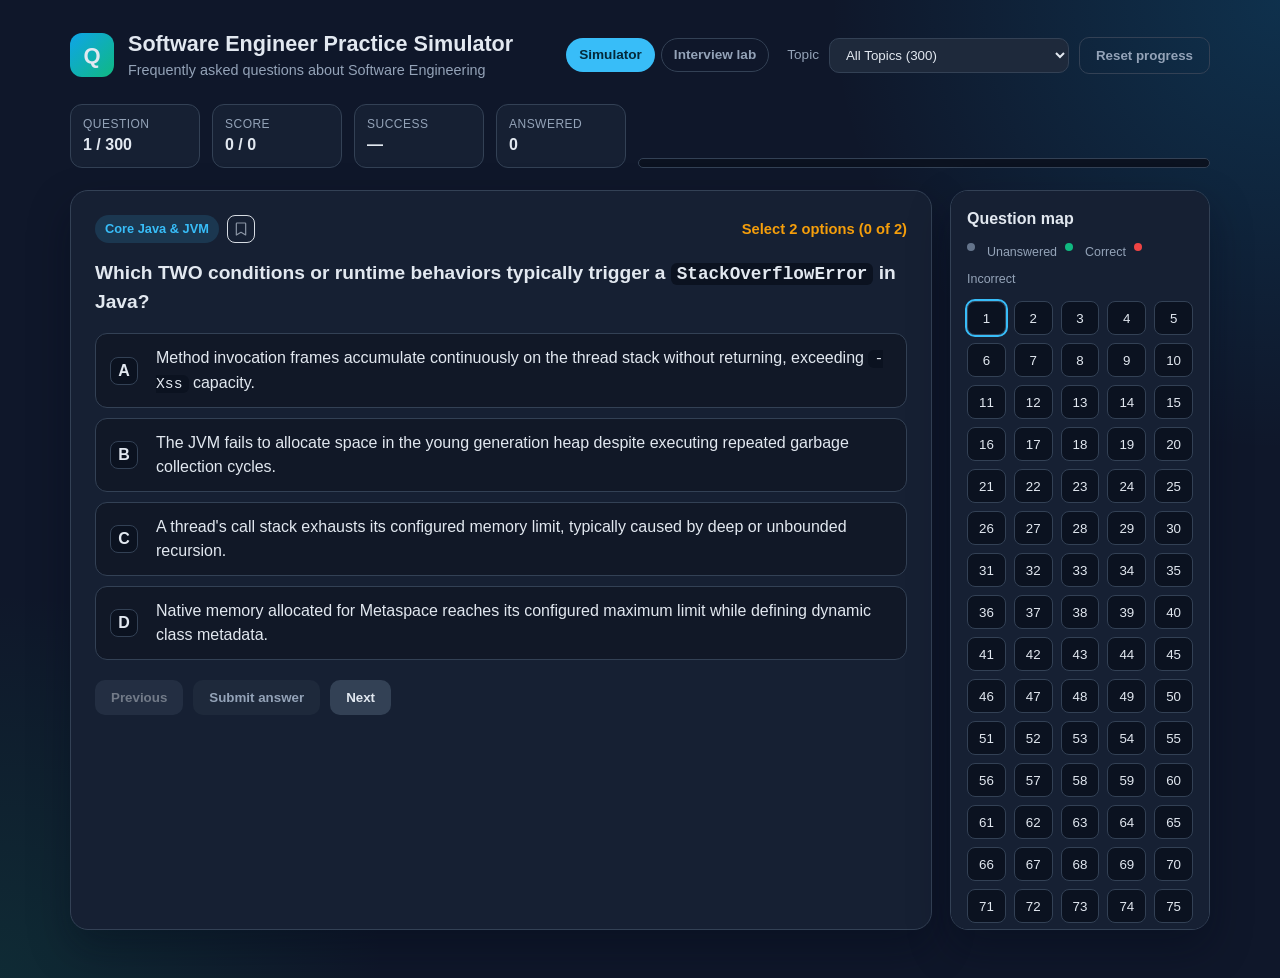
<file: index.html>
<!DOCTYPE html>
<html lang="en">
<head>
  <meta charset="UTF-8">
  <meta name="viewport" content="width=device-width, initial-scale=1.0">
  <title>Software Engineer Practice Simulator</title>
  <link rel="stylesheet" href="styles.css">
</head>
<body>
  <div class="app">
    <header class="topbar">
      <div class="brand">
        <span class="brand-mark">Q</span>
        <div>
          <h1>Software Engineer Practice Simulator</h1>
          <p>Frequently asked questions about Software Engineering</p>
        </div>
      </div>
      <div class="topbar-controls">
        <nav class="page-nav" aria-label="Pages">
          <a href="index.html" aria-current="page">Simulator</a>
          <a href="review.html">Interview lab</a>
        </nav>
        <label class="filter-label" for="categoryFilter">Topic</label>
        <select id="categoryFilter" aria-label="Filter by topic"></select>
        <button id="resetBtn" class="btn btn-ghost" type="button">Reset progress</button>
      </div>
    </header>

    <section class="stats">
      <div class="stat">
        <span class="stat-label">Question</span>
        <strong id="questionCounter">1 / 0</strong>
      </div>
      <div class="stat">
        <span class="stat-label">Score</span>
        <strong id="scoreValue">0 / 0</strong>
      </div>
      <div class="stat">
        <span class="stat-label">Success</span>
        <strong id="successRate">—</strong>
      </div>
      <div class="stat">
        <span class="stat-label">Answered</span>
        <strong id="answeredValue">0</strong>
      </div>
      <div class="progress-wrap" aria-hidden="true">
        <div id="progressBar" class="progress-bar"></div>
      </div>
    </section>

    <main class="layout">
      <article class="question-panel">
        <div class="question-meta">
          <div class="meta-topic">
          <span id="categoryBadge" class="badge">Core Java &amp; JVM</span>
          <button id="saveBtn" class="bookmark" type="button" aria-pressed="false" aria-label="Save for later" title="Save for later">
            <svg viewBox="0 0 24 24" aria-hidden="true" width="16" height="16">
              <path d="M6 3h12a1 1 0 0 1 1 1v17l-7-4-7 4V4a1 1 0 0 1 1-1z"/>
            </svg>
          </button>
          </div>
          <span id="selectHint" class="hint">Select 1 option</span>
        </div>
        <h2 id="questionText" class="question-text"></h2>
        <form id="optionsForm" class="options"></form>

        <div id="feedback" class="feedback hidden" role="status">
          <div id="feedbackBanner" class="feedback-banner"></div>
          <p id="explanationText" class="explanation"></p>
        </div>

        <div class="actions">
          <button id="prevBtn" class="btn btn-secondary" type="button">Previous</button>
          <button id="submitBtn" class="btn btn-primary" type="button" disabled>Submit answer</button>
          <button id="retryBtn" class="btn btn-retry hidden" type="button">Answer again</button>
          <button id="nextBtn" class="btn btn-secondary" type="button">Next</button>
        </div>
      </article>

      <aside class="palette-panel">
        <h3>Question map</h3>
        <p class="palette-legend">
          <span class="dot unanswered"></span> Unanswered
          <span class="dot correct"></span> Correct
          <span class="dot locked"></span> Incorrect
        </p>
        <div id="questionPalette" class="palette"></div>
      </aside>
    </main>
  </div>

  <script src="questions.js"></script>
  <script src="app.js"></script>
</body>
</html>
</file>
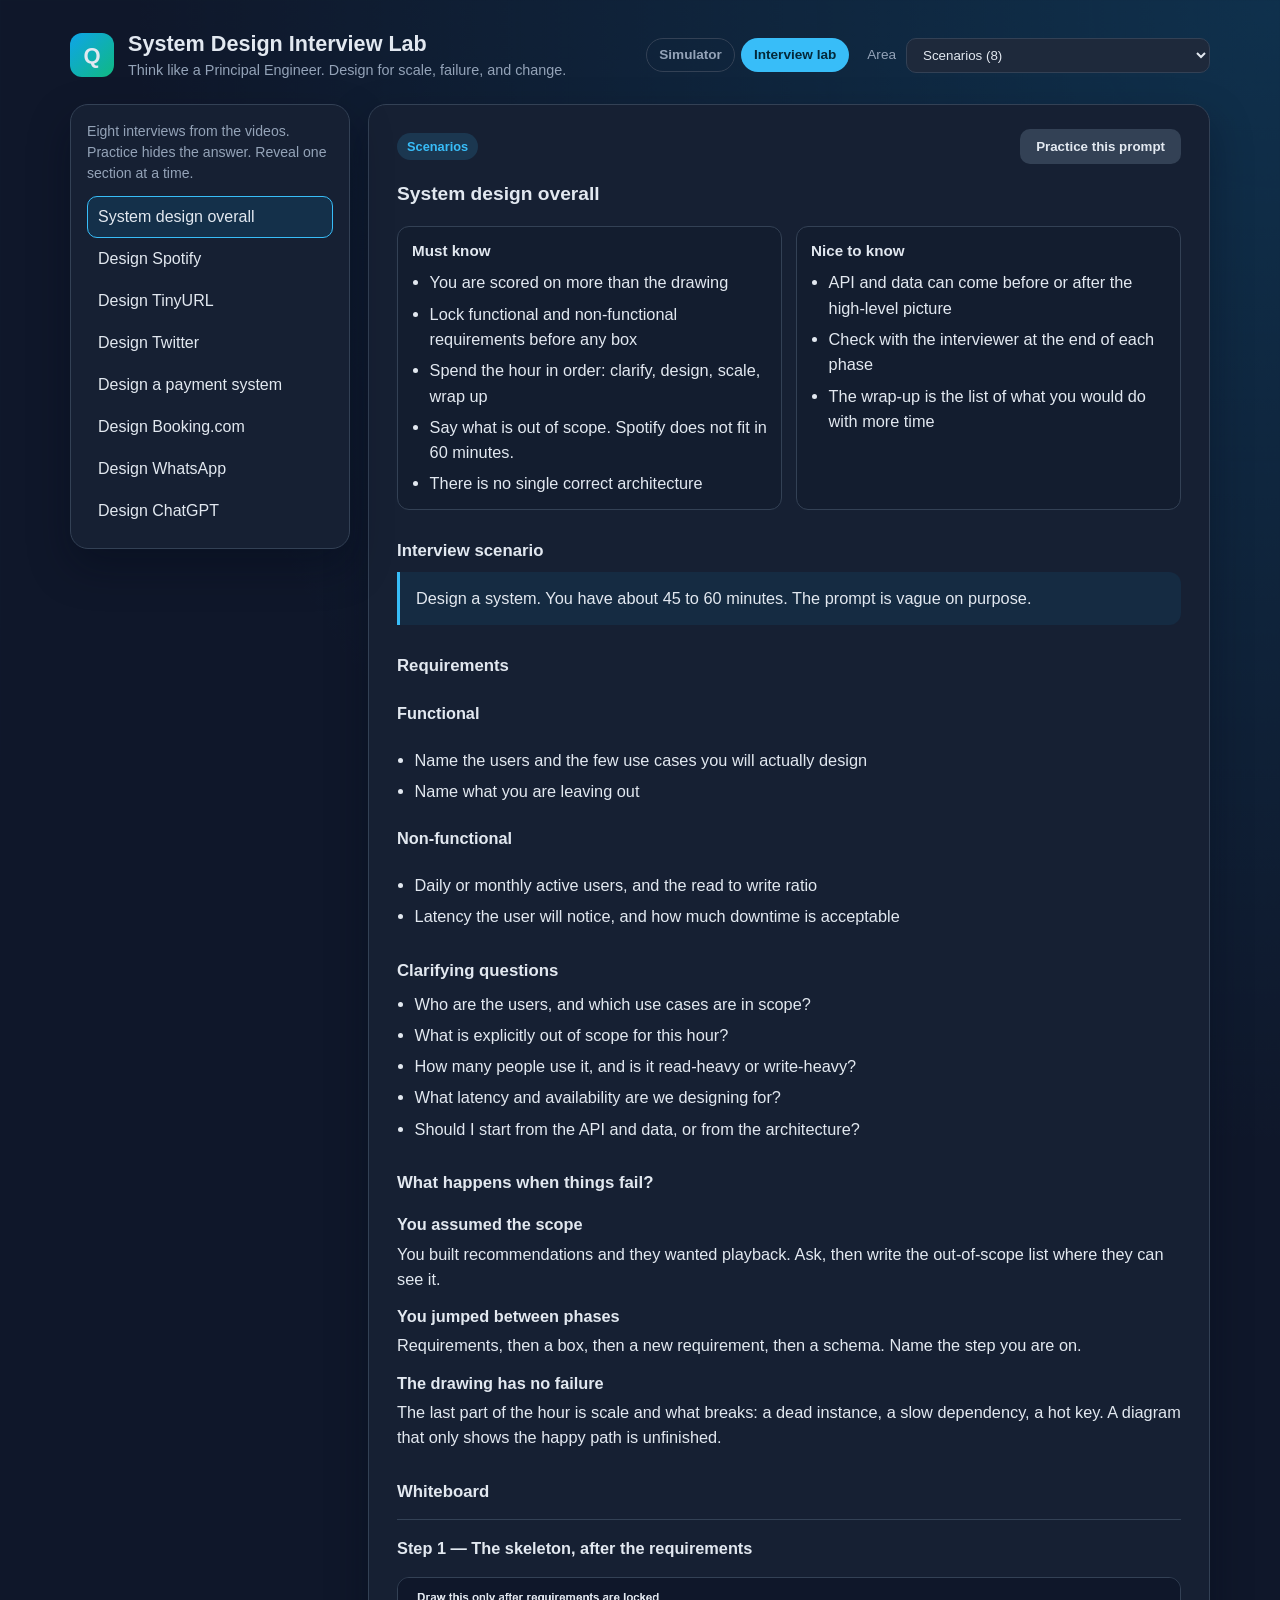
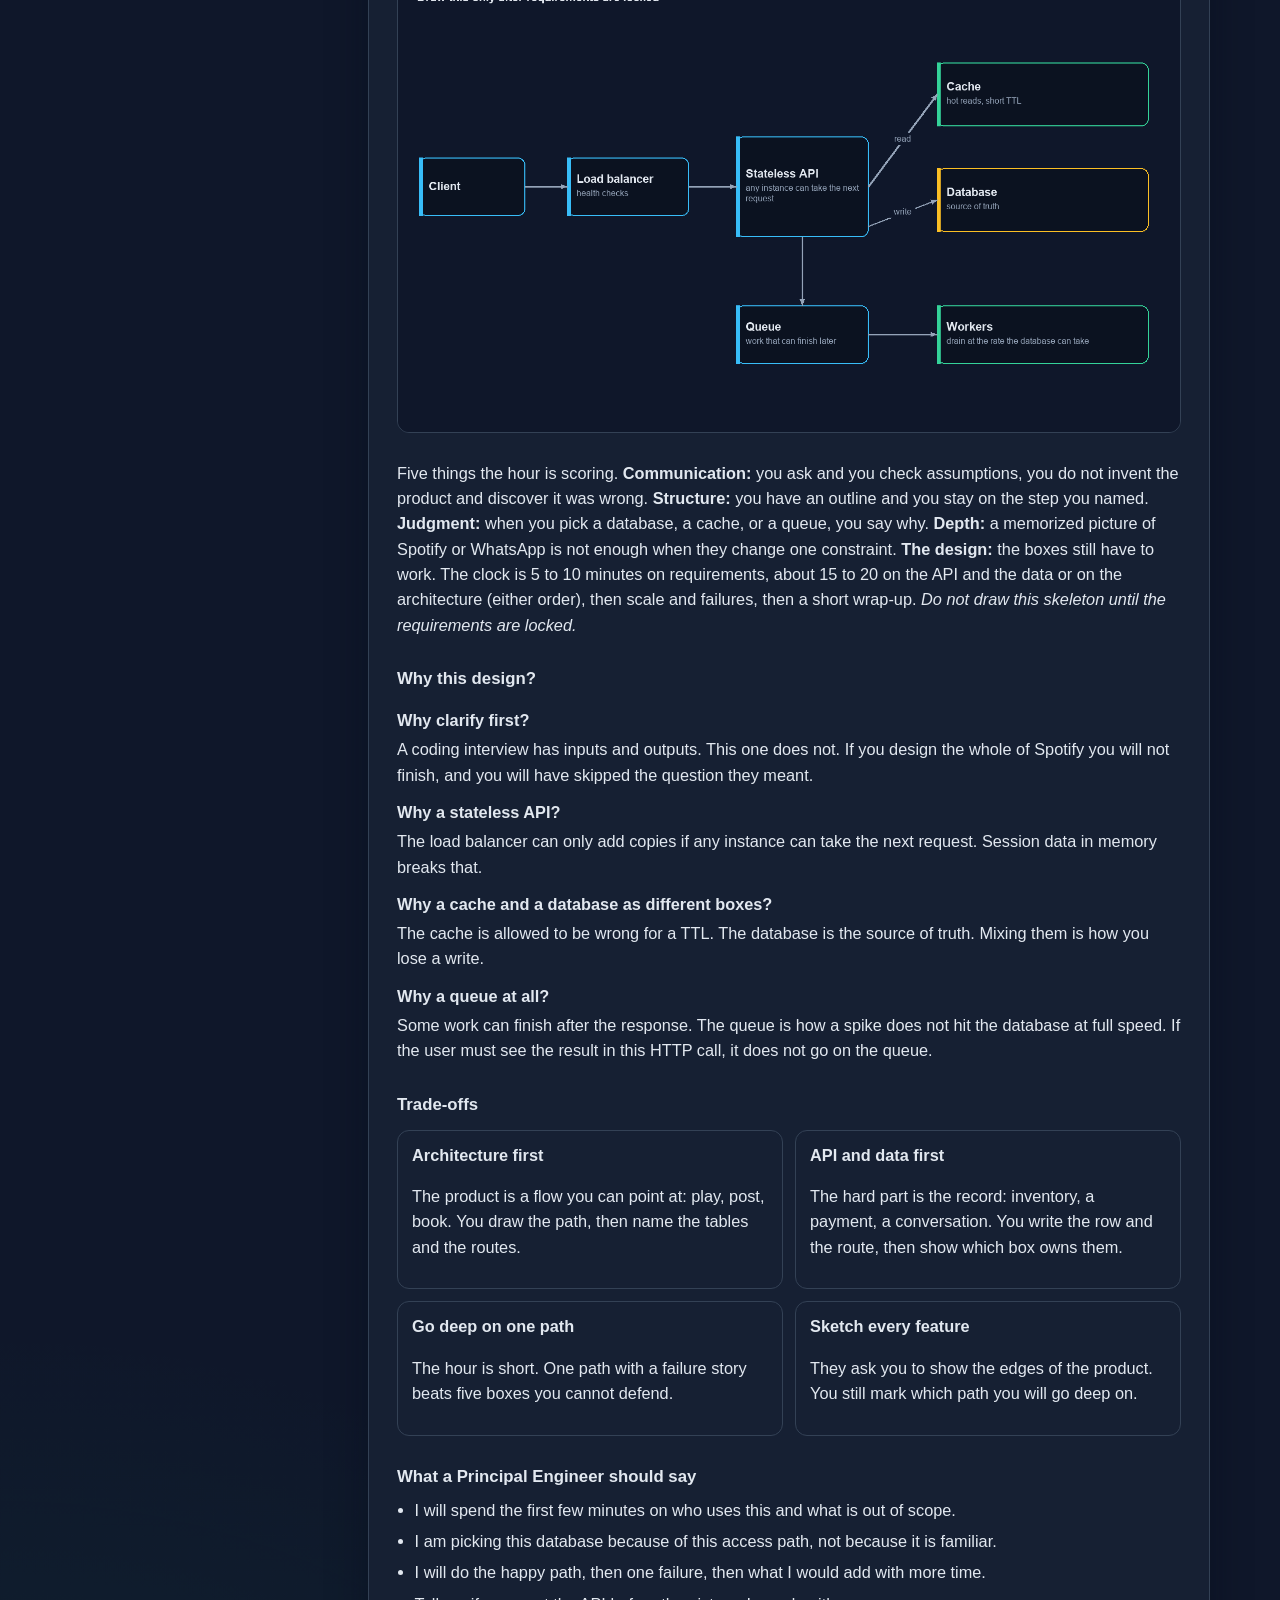
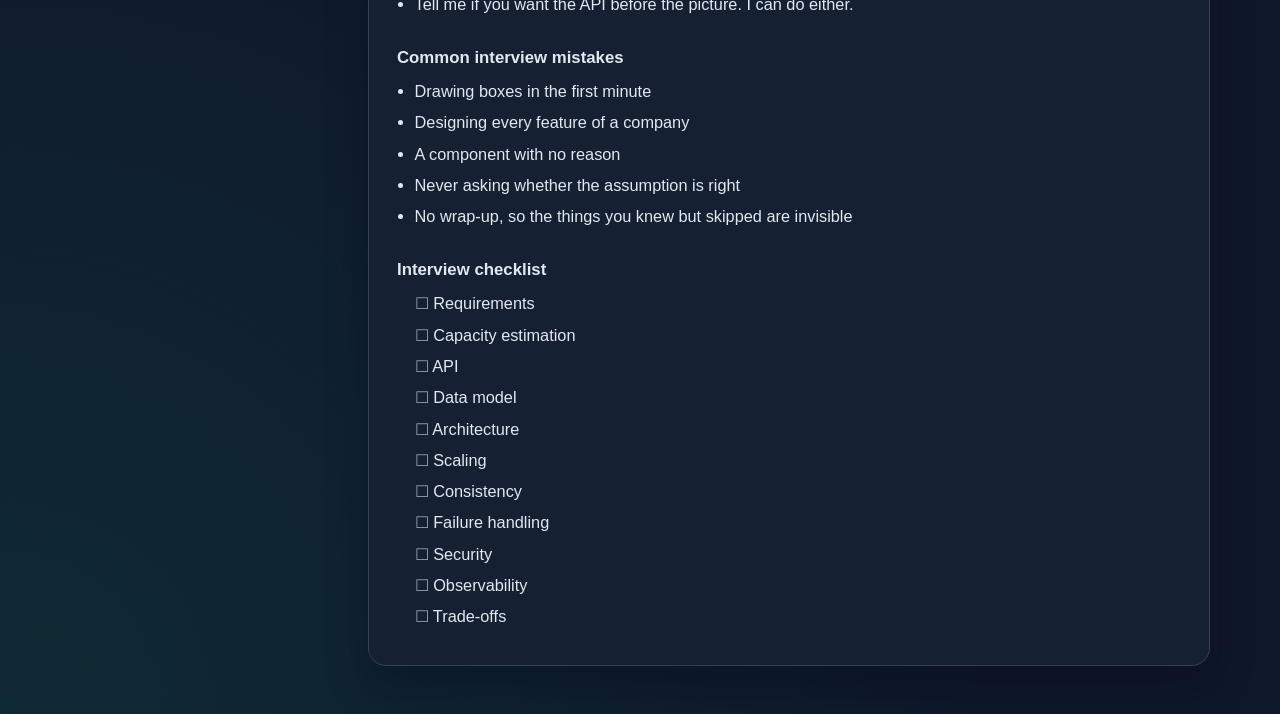
<file: review.html>
<!DOCTYPE html>
<html lang="en">
<head>
  <meta charset="UTF-8">
  <meta name="viewport" content="width=device-width, initial-scale=1.0">
  <title>System Design Interview Lab</title>
  <link rel="stylesheet" href="styles.css">
</head>
<body>
  <div class="app">
    <header class="topbar">
      <div class="brand">
        <span class="brand-mark">Q</span>
        <div>
          <h1>System Design Interview Lab</h1>
          <p>Think like a Principal Engineer. Design for scale, failure, and change.</p>
        </div>
      </div>
      <div class="topbar-controls">
        <nav class="page-nav" aria-label="Pages">
          <a href="index.html">Simulator</a>
          <a href="review.html" aria-current="page">Interview lab</a>
        </nav>
        <label class="filter-label" for="areaFilter">Area</label>
        <select id="areaFilter" aria-label="Study area"></select>
      </div>
    </header>

    <main class="review-layout">
      <aside class="topic-list">
        <p id="areaBlurb" class="area-blurb"></p>
        <div id="topicList"></div>
      </aside>
      <article class="note-panel">
        <div class="question-meta">
          <span id="areaBadge" class="badge">Scenarios</span>
          <div class="practice-controls">
            <button id="practiceBtn" class="btn btn-secondary" type="button">Practice this prompt</button>
            <button id="revealBtn" class="btn btn-primary hidden" type="button">Reveal next</button>
          </div>
        </div>
        <h2 id="noteTitle" class="question-text"></h2>
        <div id="noteBody" class="note-body"></div>
      </article>
    </main>
  </div>

  <script src="topics.js"></script>
  <script src="focus.js"></script>
  <script src="review.js"></script>
</body>
</html>
</file>
<file: styles.css>
:root {
  --bg: #0f172a;
  --bg-elevated: #1e293b;
  --bg-card: #162033;
  --border: #334155;
  --text: #e2e8f0;
  --muted: #94a3b8;
  --accent: #38bdf8;
  --accent-strong: #0ea5e9;
  --green: #10b981;
  --green-bg: rgba(16, 185, 129, 0.16);
  --green-border: #059669;
  --red: #ef4444;
  --red-bg: rgba(239, 68, 68, 0.16);
  --red-border: #dc2626;
  --warn: #f59e0b;
  --shadow: 0 18px 40px rgba(2, 8, 23, 0.35);
}

* {
  box-sizing: border-box;
}

html, body {
  margin: 0;
  min-height: 100%;
  background:
    radial-gradient(circle at top right, rgba(14, 165, 233, 0.18), transparent 28%),
    radial-gradient(circle at bottom left, rgba(16, 185, 129, 0.12), transparent 24%),
    var(--bg);
  color: var(--text);
  font-family: "IBM Plex Sans", "Segoe UI", sans-serif;
}

body {
  line-height: 1.5;
}

.app {
  max-width: 1180px;
  margin: 0 auto;
  padding: 28px 20px 48px;
}

.topbar {
  display: flex;
  justify-content: space-between;
  gap: 24px;
  align-items: center;
  flex-wrap: wrap;
}

.brand {
  display: flex;
  gap: 14px;
  align-items: center;
}

.brand-mark {
  width: 44px;
  height: 44px;
  border-radius: 12px;
  display: grid;
  place-items: center;
  background: linear-gradient(135deg, #0ea5e9, #10b981);
  font-weight: 800;
  font-size: 22px;
}

.brand h1 {
  margin: 0;
  font-size: 1.35rem;
}

.brand p {
  margin: 0;
  color: var(--muted);
  font-size: 0.9rem;
}

.topbar-controls {
  display: flex;
  gap: 10px;
  align-items: center;
  flex-wrap: wrap;
}

.page-nav {
  display: flex;
  gap: 6px;
  margin-right: 8px;
}

.page-nav a {
  color: var(--muted);
  text-decoration: none;
  border: 1px solid var(--border);
  border-radius: 999px;
  padding: 6px 12px;
  font-size: 0.85rem;
  font-weight: 700;
}

.page-nav a[aria-current="page"] {
  color: #04293a;
  background: var(--accent);
  border-color: transparent;
}

.review-layout {
  margin-top: 22px;
  display: grid;
  grid-template-columns: 280px minmax(0, 1fr);
  gap: 18px;
  align-items: start;
}

.topic-list,
.note-panel {
  background: var(--bg-card);
  border: 1px solid var(--border);
  border-radius: 18px;
  box-shadow: var(--shadow);
}

.topic-list {
  padding: 16px;
  max-height: calc(100vh - 140px);
  overflow: auto;
  position: sticky;
  top: 16px;
}

.area-blurb {
  color: var(--muted);
  font-size: 0.88rem;
  margin: 0 0 12px;
}

.topic-btn {
  display: block;
  width: 100%;
  text-align: left;
  border: 1px solid transparent;
  background: transparent;
  color: var(--text);
  border-radius: 10px;
  padding: 8px 10px;
  font: inherit;
  cursor: pointer;
}

.topic-btn:hover,
.topic-btn.current {
  background: rgba(14, 165, 233, 0.12);
  border-color: var(--accent);
}

.note-panel {
  padding: 24px 28px 36px;
}

.note-body {
  font-size: 1.02rem;
  line-height: 1.55;
}

.note-body strong {
  font-weight: 650;
  color: var(--text);
}

.note-body em {
  font-style: italic;
}

.note-body code {
  font-family: "IBM Plex Mono", ui-monospace, monospace;
  background: #0b1220;
  padding: 1px 6px;
  border-radius: 6px;
  font-size: 0.92em;
}

.note-body pre {
  background: #0b1220;
  border: 1px solid var(--border);
  border-radius: 10px;
  padding: 12px;
  overflow-x: auto;
  font-family: "IBM Plex Mono", ui-monospace, monospace;
  font-size: 0.84rem;
  line-height: 1.45;
  white-space: pre;
}

.practice-controls {
  display: flex;
  gap: 8px;
  flex-wrap: wrap;
}

.lab-section {
  margin-top: 28px;
}

.lab-section h3 {
  margin: 0 0 8px;
  font-size: 1.05rem;
}

.prompt-quote {
  margin: 0;
  padding: 14px 16px;
  border-left: 3px solid var(--accent);
  background: rgba(14, 165, 233, 0.08);
  border-radius: 0 12px 12px 0;
}

.know-grid {
  display: grid;
  grid-template-columns: 1fr 1fr;
  gap: 14px;
}

.know-col {
  border: 1px solid var(--border);
  border-radius: 12px;
  padding: 12px 14px;
  background: rgba(15, 23, 42, 0.35);
}

.know-col h3 {
  margin: 0 0 8px;
  font-size: 0.95rem;
}

.note-body ul {
  margin: 8px 0 0;
  padding-left: 1.1rem;
}

.note-body li + li {
  margin-top: 6px;
}

.step-card {
  margin-top: 14px;
  padding-top: 8px;
  border-top: 1px solid var(--border);
}

.step-card h4 {
  margin: 8px 0;
}

.board-img {
  width: 100%;
  height: auto;
  margin: 8px 0 4px;
  border: 1px solid var(--border);
  border-radius: 12px;
  background: #0b1220;
}

.board {
  width: 100%;
  height: auto;
  margin: 8px 0 4px;
}

.board rect {
  fill: #0b1220;
  stroke: #38bdf8;
}

.board text {
  fill: #e2e8f0;
  font-size: 13px;
  font-family: "IBM Plex Sans", "Segoe UI", sans-serif;
}

.board line {
  stroke: #94a3b8;
  stroke-width: 1.5;
}

.why-list dt,
.fail-list dt {
  font-weight: 650;
  margin-top: 12px;
}

.why-list dd,
.fail-list dd {
  margin: 4px 0 0;
  color: var(--text);
}

.trade {
  display: grid;
  grid-template-columns: 1fr 1fr;
  gap: 12px;
  margin-top: 12px;
}

.trade article {
  border: 1px solid var(--border);
  border-radius: 12px;
  padding: 12px 14px;
}

.trade h4 {
  margin: 0 0 6px;
}

.scenario-link {
  background: none;
  border: none;
  color: var(--accent);
  font: inherit;
  padding: 0;
  cursor: pointer;
  text-decoration: underline;
}

.check-list {
  list-style: none;
  padding-left: 0;
}

.check-list li::before {
  content: "☐ ";
  color: var(--muted);
}

@media (max-width: 800px) {
  .know-grid,
  .trade {
    grid-template-columns: 1fr;
  }
}

.filter-label {
  color: var(--muted);
  font-size: 0.85rem;
}

select {
  background: var(--bg-elevated);
  color: var(--text);
  border: 1px solid var(--border);
  border-radius: 10px;
  padding: 8px 12px;
  min-width: 240px;
}

.stats {
  margin-top: 22px;
  display: grid;
  grid-template-columns: repeat(4, minmax(0, 130px)) 1fr;
  gap: 12px;
  align-items: end;
}

.stat {
  background: var(--bg-card);
  border: 1px solid var(--border);
  border-radius: 12px;
  padding: 10px 12px;
}

.stat-label {
  display: block;
  color: var(--muted);
  font-size: 0.75rem;
  text-transform: uppercase;
  letter-spacing: 0.04em;
}

.progress-wrap {
  height: 10px;
  background: #0b1220;
  border: 1px solid var(--border);
  border-radius: 999px;
  overflow: hidden;
}

.progress-bar {
  height: 100%;
  width: 0%;
  background: linear-gradient(90deg, #0ea5e9, #10b981);
  transition: width 0.25s ease;
}

.layout {
  margin-top: 22px;
  display: grid;
  grid-template-columns: minmax(0, 1fr) 260px;
  gap: 18px;
}

.question-panel,
.palette-panel {
  background: var(--bg-card);
  border: 1px solid var(--border);
  border-radius: 18px;
  box-shadow: var(--shadow);
}

.question-panel {
  padding: 24px;
}

.question-meta {
  display: flex;
  justify-content: space-between;
  gap: 12px;
  align-items: center;
  flex-wrap: wrap;
}

.meta-topic {
  display: inline-flex;
  align-items: center;
  gap: 8px;
}

.bookmark {
  display: inline-flex;
  align-items: center;
  justify-content: center;
  width: 28px;
  height: 28px;
  padding: 0;
  border: 1px solid var(--line, #d7dce3);
  border-radius: 8px;
  background: transparent;
  color: #8b95a5;
  cursor: pointer;
}

.bookmark svg {
  fill: none;
  stroke: currentColor;
  stroke-width: 1.8;
  stroke-linejoin: round;
}

.bookmark[aria-pressed="true"] {
  color: #c9892d;
  border-color: #e4c48a;
  background: #fff6e8;
}

.bookmark[aria-pressed="true"] svg {
  fill: currentColor;
  stroke: currentColor;
}

.bookmark:disabled {
  opacity: 0.4;
  cursor: default;
}

.badge {
  display: inline-flex;
  padding: 4px 10px;
  border-radius: 999px;
  background: rgba(56, 189, 248, 0.15);
  color: var(--accent);
  font-size: 0.8rem;
  font-weight: 600;
}

.hint {
  color: var(--warn);
  font-weight: 700;
  font-size: 0.92rem;
}

.question-text {
  margin: 16px 0 18px;
  font-size: 1.2rem;
  line-height: 1.45;
}

.question-text code,
.option-text code {
  font-family: "IBM Plex Mono", ui-monospace, monospace;
  background: #0b1220;
  padding: 1px 6px;
  border-radius: 6px;
  font-size: 0.92em;
}

.question-text pre {
  background: #0b1220;
  border: 1px solid var(--border);
  border-radius: 10px;
  padding: 12px;
  overflow-x: auto;
  font-family: "IBM Plex Mono", ui-monospace, monospace;
  font-size: 0.88rem;
  white-space: pre-wrap;
}

.options {
  display: grid;
  gap: 10px;
}

.option {
  display: grid;
  grid-template-columns: 36px minmax(0, 1fr);
  gap: 10px;
  align-items: center;
  justify-items: start;
  padding: 12px 14px;
  border: 1px solid var(--border);
  border-radius: 12px;
  background: #111827;
  cursor: pointer;
  text-align: left;
  width: 100%;
  font: inherit;
  color: inherit;
  transition: border-color 0.15s ease, background 0.15s ease, transform 0.12s ease;
}

.option:hover {
  border-color: var(--accent);
  transform: translateY(-1px);
}

.option.selected {
  border-color: var(--accent-strong);
  background: rgba(14, 165, 233, 0.12);
}

.option.correct {
  border-color: var(--green-border);
  background: var(--green-bg);
}

.option.incorrect {
  border-color: var(--red-border);
  background: var(--red-bg);
}

.option.disabled {
  cursor: default;
  opacity: 0.92;
}

.option.at-limit {
  cursor: not-allowed;
  opacity: 0.45;
  transform: none;
}

.option.at-limit:hover {
  border-color: var(--border);
  transform: none;
}

.option-id {
  width: 28px;
  height: 28px;
  border-radius: 8px;
  display: grid;
  place-items: center;
  font-weight: 700;
  background: #0b1220;
  border: 1px solid var(--border);
}

.option.selected .option-id {
  background: var(--accent-strong);
  color: #052033;
  border-color: transparent;
}

.option.correct .option-id {
  background: var(--green);
  color: #052e22;
  border-color: transparent;
}

.option.incorrect .option-id {
  background: var(--red);
  color: #fff;
  border-color: transparent;
}

.hidden {
  display: none !important;
}

.feedback {
  margin-top: 16px;
  border: 1px solid var(--border);
  border-radius: 12px;
  overflow: hidden;
}

.feedback.hidden {
  display: none;
}

.feedback-banner {
  padding: 8px 12px;
  font-weight: 700;
}

.feedback.correct .feedback-banner {
  background: var(--green-bg);
  color: var(--green);
}

.feedback.incorrect .feedback-banner {
  background: var(--red-bg);
  color: var(--red);
}

.explanation {
  margin: 0;
  padding: 14px 16px;
  color: var(--text);
  line-height: 1.6;
  font-size: 0.95rem;
}

.explanation code {
  font-family: "IBM Plex Mono", ui-monospace, monospace;
  background: #0b1220;
  padding: 1px 6px;
  border-radius: 6px;
  font-size: 0.9em;
}

.explanation pre {
  margin: 10px 0;
  background: #0b1220;
  border: 1px solid var(--border);
  border-radius: 8px;
  padding: 10px;
  overflow-x: auto;
}

.actions {
  display: flex;
  gap: 10px;
  margin-top: 20px;
  flex-wrap: wrap;
}

.option-text {
  display: block;
  width: 100%;
  text-align: left;
  color: var(--text);
}

.btn {
  border: 0;
  border-radius: 10px;
  padding: 10px 16px;
  font-weight: 700;
  cursor: pointer;
  font-family: inherit;
}

.btn:disabled {
  opacity: 0.45;
  cursor: not-allowed;
}

.btn-primary {
  background: linear-gradient(135deg, #0ea5e9, #0284c7);
  color: #04293a;
}

.btn-primary:disabled {
  background: #1e293b;
  color: var(--muted);
  opacity: 1;
}

.btn-secondary {
  background: #334155;
  color: var(--text);
}

.btn-retry {
  background: #1e293b;
  color: var(--accent);
  border: 1px solid var(--accent);
}

.btn-retry:hover {
  background: rgba(56, 189, 248, 0.15);
}

.btn-ghost {
  background: transparent;
  color: var(--muted);
  border: 1px solid var(--border);
}

.palette-panel {
  padding: 16px;
  max-height: calc(100vh - 160px);
  overflow: auto;
  position: sticky;
  top: 16px;
}

.palette-panel h3 {
  margin: 0 0 8px;
  font-size: 1rem;
}

.palette-legend {
  color: var(--muted);
  font-size: 0.78rem;
  display: flex;
  flex-wrap: wrap;
  gap: 8px;
}

.dot {
  width: 8px;
  height: 8px;
  border-radius: 50%;
  display: inline-block;
  margin-right: 4px;
}

.dot.unanswered { background: #64748b; }
.dot.correct { background: var(--green); }
.dot.locked { background: var(--red); }

.palette {
  display: grid;
  grid-template-columns: repeat(5, 1fr);
  gap: 8px;
  margin-top: 12px;
}

.palette-btn {
  height: 34px;
  border-radius: 8px;
  border: 1px solid var(--border);
  background: #0b1220;
  color: var(--text);
  cursor: pointer;
}

.palette-btn.current {
  outline: 2px solid var(--accent);
}

.palette-btn.answered-correct {
  background: var(--green-bg);
  border-color: var(--green-border);
}

.palette-btn.needs-correction {
  background: var(--red-bg);
  border-color: var(--red-border);
}

@media (max-width: 900px) {
  .layout,
  .review-layout {
    grid-template-columns: 1fr;
  }
  .topic-list {
    position: static;
    max-height: 280px;
  }
  .stats {
    grid-template-columns: repeat(2, 1fr);
  }
  .progress-wrap {
    grid-column: 1 / -1;
  }
}
</file>
